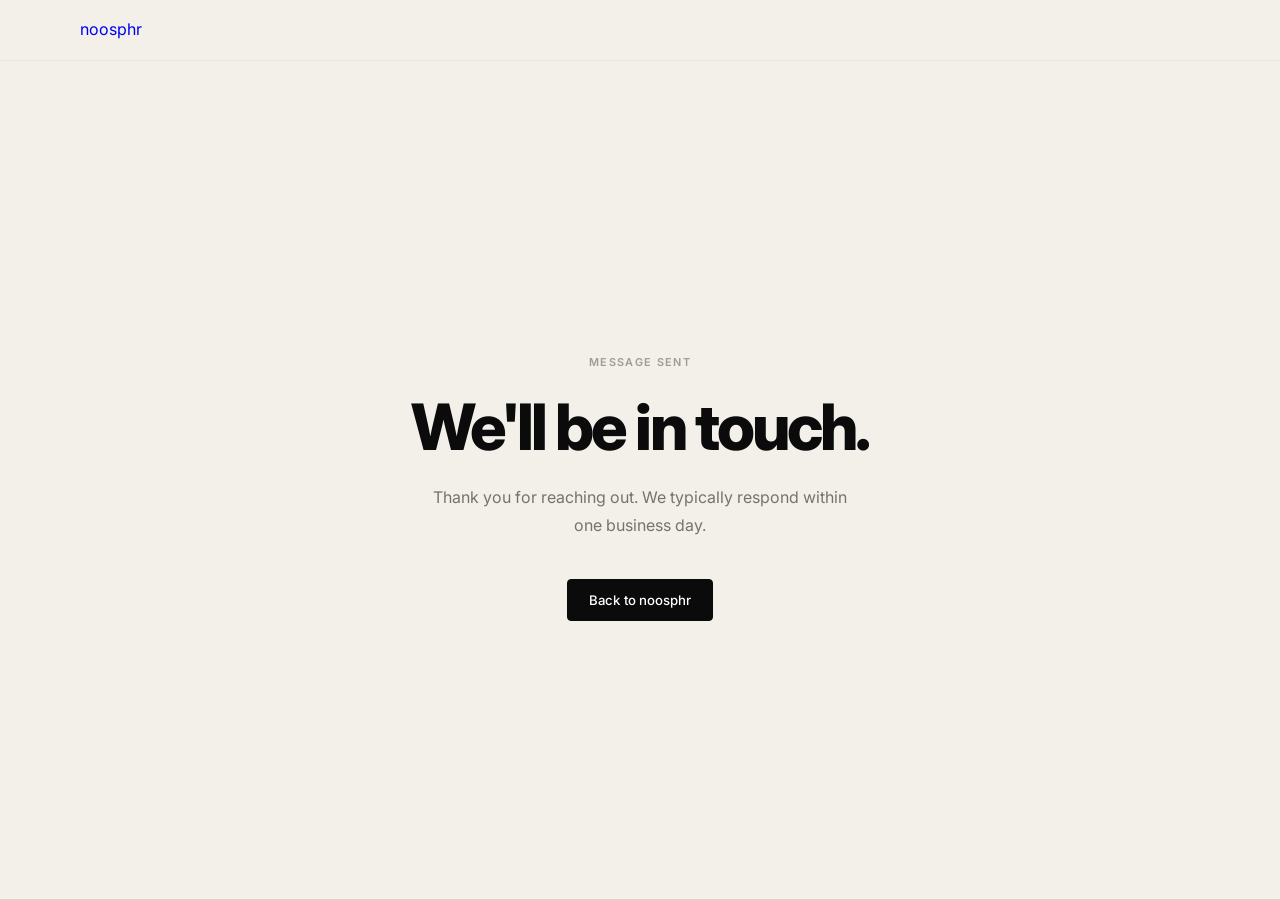
<file: thank-you.html>
<!DOCTYPE html>
<html lang="en">
<head>
  <meta charset="UTF-8" />
  <meta name="viewport" content="width=device-width, initial-scale=1.0" />
  <title>Message sent | noosphr</title>
  <meta name="robots" content="noindex, nofollow" />
  <link rel="preconnect" href="https://fonts.googleapis.com" />
  <link rel="preconnect" href="https://fonts.gstatic.com" crossorigin />
  <link href="https://fonts.googleapis.com/css2?family=Inter:ital,opsz,wght@0,14..32,400;0,14..32,600;0,14..32,800&display=swap" rel="stylesheet" />
  <link rel="stylesheet" href="styles.css" />
</head>
<body>

  <nav id="nav">
    <div class="nav-inner">
      <a href="/" class="nav-logo">noosphr</a>
    </div>
  </nav>

  <section id="hero" style="display:flex; align-items:center; min-height:100vh;">
    <div class="container" style="text-align:center; padding-top:0;">
      <span class="section-tag" style="display:block; margin-bottom:1.5rem;">Message sent</span>
      <h1 style="font-size:clamp(2.5rem,5vw,4.5rem); margin-bottom:1.5rem;">We'll be in touch.</h1>
      <p style="font-size:1rem; color:var(--muted); max-width:420px; margin:0 auto 2.5rem; line-height:1.75;">Thank you for reaching out. We typically respond within one business day.</p>
      <a href="/" class="btn btn-dark">Back to noosphr</a>
    </div>
  </section>

</body>
</html>
</file>
<file: styles.css>
*, *::before, *::after {
  box-sizing: border-box;
  margin: 0;
  padding: 0;
}

:root {
  --ink: #0B0B0B;
  --white: #FFFFFF;
  --off-white: #F3F0EA;
  --cream: #EAE6DE;
  --sand: #DDD9D1;
  --muted: #76726C;
  --light: #9E9A94;
  --border: #D8D4CC;
  --border-light: #E8E4DC;
  --font: 'Inter', sans-serif;
  --max-w: 1200px;
  --nav-h: 60px;
}

html { scroll-behavior: smooth; }

body {
  font-family: var(--font);
  font-size: 16px;
  line-height: 1.6;
  color: var(--ink);
  background: var(--white);
  -webkit-font-smoothing: antialiased;
}

.container {
  max-width: var(--max-w);
  margin: 0 auto;
  padding: 0 2.5rem;
}

/* ── NAV ── */
#nav {
  position: fixed;
  top: 0;
  left: 0;
  right: 0;
  z-index: 100;
  background: rgba(243, 240, 234, 0.94);
  backdrop-filter: blur(20px);
  border-bottom: 1px solid var(--border-light);
  transition: border-color 0.15s;
}

.nav-inner {
  max-width: var(--max-w);
  margin: 0 auto;
  padding: 0 2.5rem;
  height: var(--nav-h);
  display: flex;
  align-items: center;
  gap: 2.5rem;
}

.nav-logo {
  display: flex;
  align-items: center;
  text-decoration: none;
  flex-shrink: 0;
}

.nav-logo-img {
  display: block;
  height: 28px;
  width: auto;
}

.nav-links {
  display: flex;
  list-style: none;
  gap: 2rem;
  margin-left: auto;
}

.nav-links a {
  font-size: 0.825rem;
  font-weight: 400;
  color: var(--muted);
  text-decoration: none;
  transition: color 0.15s;
}

.nav-links a:hover { color: var(--ink); }

.nav-toggle {
  display: none;
  flex-direction: column;
  gap: 5px;
  background: none;
  border: none;
  cursor: pointer;
  padding: 4px;
  margin-left: auto;
}

.nav-toggle span {
  display: block;
  width: 22px;
  height: 1.5px;
  background: var(--ink);
  border-radius: 2px;
  transition: all 0.2s;
}

.nav-mobile {
  display: none;
  flex-direction: column;
  padding: 0.75rem 2.5rem 1.5rem;
  border-top: 1px solid var(--border-light);
  background: var(--off-white);
}

.nav-mobile a {
  font-size: 1rem;
  color: var(--ink);
  text-decoration: none;
  padding: 0.8rem 0;
  border-bottom: 1px solid var(--border-light);
}

.nav-mobile a:last-child { border-bottom: none; padding-top: 1.25rem; }
.nav-mobile.open { display: flex; }

/* ── BUTTONS ── */
.btn {
  display: inline-block;
  padding: 0.575rem 1.35rem;
  border-radius: 4px;
  font-size: 0.825rem;
  font-weight: 500;
  text-decoration: none;
  cursor: pointer;
  border: 1px solid transparent;
  transition: all 0.15s;
  white-space: nowrap;
  font-family: var(--font);
  letter-spacing: -0.01em;
}

.btn-dark {
  background: var(--ink);
  color: var(--white);
  border-color: var(--ink);
}

.btn-dark:hover { background: #1f1f1f; border-color: #1f1f1f; }

.btn-outline {
  background: transparent;
  color: var(--ink);
  border-color: var(--border);
}

.btn-outline:hover { border-color: var(--ink); }

.btn-light {
  background: var(--white);
  color: var(--ink);
  border-color: var(--white);
}

.btn-light:hover { background: var(--off-white); }

.btn-full { width: 100%; text-align: center; }

.text-link {
  color: var(--white);
  text-decoration: underline;
  text-underline-offset: 3px;
  font-size: 0.875rem;
  transition: opacity 0.15s;
}

.text-link:hover { opacity: 0.6; }

/* ── SECTION TAGS ── */
.section-tag {
  display: inline-block;
  font-size: 0.68rem;
  font-weight: 600;
  letter-spacing: 0.12em;
  text-transform: uppercase;
  color: var(--light);
  margin-bottom: 1.25rem;
}

.section-tag--light { color: rgba(255,255,255,0.35); }

/* ── HERO ── */
#hero {
  padding: calc(var(--nav-h) + 9rem) 0 8rem;
  border-bottom: 1px solid var(--border);
  background: var(--off-white);
  position: relative;
  overflow: hidden;
}

.hero-bg {
  position: absolute;
  inset: 0;
  z-index: 0;
  pointer-events: none;
}

.hero-bg img {
  width: 100%;
  height: 100%;
  object-fit: cover;
  object-position: center 60%;
  opacity: 0.18;
  display: block;
  mix-blend-mode: multiply;
}

#hero .container { position: relative; z-index: 1; }

.hero-brand-display {
  font-size: clamp(3.5rem, 8vw, 7rem);
  font-weight: 800;
  letter-spacing: -0.055em;
  line-height: 1;
  color: var(--ink);
  margin-bottom: 1.5rem;
}

.hero-meta { margin-bottom: 2.5rem; }

.hero-location {
  font-size: 0.72rem;
  font-weight: 500;
  letter-spacing: 0.1em;
  text-transform: uppercase;
  color: var(--light);
}

#hero h1 {
  font-size: clamp(3rem, 6.5vw, 6rem);
  font-weight: 800;
  letter-spacing: -0.045em;
  line-height: 1.0;
  color: var(--ink);
  margin-bottom: 3.5rem;
}

.hero-bottom {
  display: grid;
  grid-template-columns: 1fr 1fr;
  gap: 4rem;
  align-items: end;
  border-top: 1px solid var(--border);
  padding-top: 2.5rem;
}

.hero-sub {
  font-size: 0.975rem;
  color: var(--muted);
  line-height: 1.75;
  max-width: 480px;
}

.hero-actions {
  display: flex;
  gap: 0.75rem;
  justify-content: flex-end;
}

/* ── STATS ── */
#stats {
  padding: 4rem 0;
  border-bottom: 1px solid var(--border-light);
  background: var(--white);
}

.stats-grid {
  display: grid;
  grid-template-columns: repeat(4, 1fr);
  gap: 0;
}

.stat {
  display: flex;
  flex-direction: column;
  gap: 0.5rem;
  padding: 0 2.5rem 0 0;
  border-right: 1px solid var(--border-light);
}

.stat:first-child { padding-left: 0; }
.stat:last-child { border-right: none; padding-left: 2.5rem; }
.stat:nth-child(2), .stat:nth-child(3) { padding-left: 2.5rem; }

.stat-number {
  font-size: 2.75rem;
  font-weight: 800;
  letter-spacing: -0.05em;
  color: var(--ink);
  line-height: 1;
}

.stat-label {
  font-size: 0.76rem;
  color: var(--light);
  line-height: 1.4;
}

/* ── LOGO STRIP ── */
#logos {
  padding: 2.5rem 0;
  border-bottom: 1px solid var(--border-light);
  background: var(--white);
}

.logos-inner {
  display: flex;
  align-items: center;
  gap: 3rem;
}

.logos-label {
  font-size: 0.68rem;
  font-weight: 600;
  letter-spacing: 0.12em;
  text-transform: uppercase;
  color: var(--light);
  white-space: nowrap;
  flex-shrink: 0;
}

.logos-row {
  display: flex;
  align-items: center;
  gap: 2.5rem;
  flex-wrap: wrap;
}

.logo-img {
  height: 26px;
  width: auto;
  object-fit: contain;
  opacity: 0.45;
  filter: grayscale(100%);
  transition: opacity 0.2s;
}

.logo-img:hover { opacity: 0.75; }

/* ── ABOUT: THE PRACTICE ── */
#about {
  padding: 8rem 0;
  border-bottom: 1px solid var(--border-light);
  background: var(--white);
}

.about-header {
  margin-bottom: 4rem;
}

.about-header h2 {
  font-size: clamp(1.75rem, 3.5vw, 3rem);
  font-weight: 800;
  letter-spacing: -0.04em;
  line-height: 1.1;
  color: var(--ink);
}

.founders-grid {
  display: grid;
  grid-template-columns: 1fr 1fr;
  gap: 2px;
  background: var(--border-light);
  border: 1px solid var(--border-light);
  border-radius: 12px;
  overflow: hidden;
}

.founder-card {
  background: var(--white);
  display: flex;
  flex-direction: column;
}

.founder-card--placeholder {
  background: var(--off-white);
}

.founder-photo {
  width: 100%;
  aspect-ratio: 3/4;
  overflow: hidden;
  background: var(--cream);
}

.founder-photo img {
  width: 100%;
  height: 100%;
  object-fit: cover;
  object-position: center center;
  display: block;
}

.founder-photo--placeholder {
  display: flex;
  align-items: center;
  justify-content: center;
}

.founder-photo-placeholder {
  width: 80px;
  height: 80px;
  border-radius: 50%;
  border: 2px dashed var(--border);
  display: flex;
  align-items: center;
  justify-content: center;
}

.placeholder-initial {
  font-size: 2rem;
  font-weight: 300;
  color: var(--border);
}

.founder-body {
  padding: 2.5rem;
  display: flex;
  flex-direction: column;
  gap: 1.25rem;
  flex: 1;
}

.founder-title {
  display: flex;
  flex-direction: column;
  gap: 0.2rem;
}

.founder-name {
  font-size: 1.35rem;
  font-weight: 700;
  letter-spacing: -0.025em;
  color: var(--ink);
}

.founder-role {
  font-size: 0.78rem;
  font-weight: 500;
  letter-spacing: 0.06em;
  text-transform: uppercase;
  color: var(--light);
}

.founder-bio {
  font-size: 0.9rem;
  color: var(--muted);
  line-height: 1.75;
}

.founder-tags {
  list-style: none;
  display: grid;
  grid-template-columns: repeat(2, 1fr);
  gap: 0.4rem;
  padding-top: 0.5rem;
  border-top: 1px solid var(--border-light);
}

.founder-tags li {
  font-size: 0.72rem;
  font-weight: 500;
  color: var(--muted);
  background: var(--off-white);
  border: 1px solid var(--border-light);
  padding: 0.25rem 0.6rem;
  border-radius: 3px;
  text-align: center;
}

.founder-card--placeholder .founder-tags li {
  background: var(--cream);
  color: var(--light);
  border-color: var(--sand);
}

.founder-links {
  display: flex;
  gap: 1.5rem;
  align-items: center;
  margin-top: auto;
}

.social-icon-link {
  display: inline-flex;
  align-items: center;
  gap: 0.45rem;
  text-decoration: none;
  color: var(--ink);
  font-size: 0.8rem;
  font-weight: 500;
  opacity: 0.6;
  transition: opacity 0.15s;
}

.social-icon-link:hover { opacity: 1; }
.social-icon-link svg { flex-shrink: 0; }

.founder-placeholder-label {
  font-size: 0.75rem;
  font-weight: 500;
  letter-spacing: 0.06em;
  text-transform: uppercase;
  color: var(--border);
  margin-top: auto;
  padding-top: 1rem;
  border-top: 1px solid var(--sand);
}

/* ── SERVICES ── */
#services {
  padding: 8rem 0;
  border-bottom: 1px solid var(--border-light);
  background: var(--off-white);
}

.section-header { margin-bottom: 4rem; }

.section-header h2 {
  font-size: clamp(1.75rem, 3.5vw, 3rem);
  font-weight: 800;
  letter-spacing: -0.04em;
  line-height: 1.1;
  color: var(--ink);
  margin-bottom: 0.75rem;
}

.section-sub {
  font-size: 0.925rem;
  color: var(--muted);
  max-width: 420px;
  line-height: 1.7;
}

.services-grid {
  display: grid;
  grid-template-columns: repeat(2, 1fr);
  gap: 1.5px;
  background: var(--border-light);
  border: 1.5px solid var(--border-light);
  border-radius: 12px;
  overflow: hidden;
}

.service-card {
  background: var(--white);
  padding: 2.75rem;
  display: flex;
  flex-direction: column;
  gap: 1rem;
  transition: background 0.15s;
}

.service-card:hover { background: #FDFCFA; }

.service-num {
  font-size: 0.68rem;
  font-weight: 700;
  letter-spacing: 0.1em;
  color: var(--border);
}

.service-card h3 {
  font-size: 1.05rem;
  font-weight: 700;
  letter-spacing: -0.015em;
  color: var(--ink);
}

.service-card p {
  font-size: 0.875rem;
  color: var(--muted);
  line-height: 1.75;
}

.service-tags {
  list-style: none;
  display: flex;
  flex-wrap: wrap;
  gap: 0.4rem;
  margin-top: auto;
  padding-top: 0.75rem;
}

.service-tags li {
  font-size: 0.72rem;
  font-weight: 500;
  color: var(--muted);
  background: var(--off-white);
  border: 1px solid var(--border-light);
  padding: 0.2rem 0.65rem;
  border-radius: 3px;
}

/* ── TRUST & SAFETY ── */
#trust-safety {
  padding: 8rem 0;
  border-bottom: 1px solid var(--border);
}

.ts-questions {
  display: flex;
  flex-direction: column;
  margin: 3rem 0 4rem;
  border: 1px solid var(--border);
  border-radius: 4px;
  overflow: hidden;
}

.ts-question {
  padding: 1.5rem 2rem;
  border-left: 4px solid var(--ink);
  border-bottom: 1px solid var(--border);
}

.ts-question:last-child { border-bottom: none; }

.ts-question p {
  font-size: 1.05rem;
  font-weight: 500;
  color: var(--ink);
  margin: 0;
  line-height: 1.5;
}

.ts-sub-header { margin-bottom: 1.5rem; }

.ts-sub-label {
  font-size: 0.72rem;
  font-weight: 600;
  letter-spacing: 0.1em;
  text-transform: uppercase;
  color: var(--muted);
}

.ts-grid {
  display: grid;
  grid-template-columns: repeat(2, 1fr);
  gap: 1px;
  background: var(--border);
  border: 1px solid var(--border);
  margin-bottom: 3rem;
}

.ts-card {
  background: var(--off-white);
  padding: 2.5rem;
  display: flex;
  flex-direction: column;
  gap: 0.75rem;
}

.ts-num {
  font-size: 0.72rem;
  font-weight: 700;
  letter-spacing: 0.08em;
  color: var(--muted);
}

.ts-card h3 {
  font-size: 1rem;
  font-weight: 700;
  color: var(--ink);
  letter-spacing: -0.02em;
  margin: 0;
}

.ts-card p {
  font-size: 0.9rem;
  color: var(--muted);
  line-height: 1.65;
  margin: 0;
}

.ts-crisis {
  background: #0D0808;
  border-radius: 4px;
  margin-bottom: 3rem;
  overflow: hidden;
}

.ts-crisis-inner { padding: 3rem; }

.ts-crisis-label {
  display: block;
  font-size: 0.72rem;
  font-weight: 700;
  letter-spacing: 0.12em;
  text-transform: uppercase;
  color: rgba(255,255,255,0.5);
  margin-bottom: 1.25rem;
}

.ts-crisis h3 {
  font-size: clamp(1.5rem, 3vw, 2.25rem);
  font-weight: 800;
  color: #FFFFFF;
  letter-spacing: -0.04em;
  line-height: 1.15;
  margin-bottom: 2.5rem;
}

.ts-steps {
  display: flex;
  flex-direction: column;
  border-top: 1px solid rgba(255,255,255,0.08);
}

.ts-step {
  display: grid;
  grid-template-columns: 2.5rem 1fr;
  gap: 1.5rem;
  padding: 1.5rem 0;
  border-bottom: 1px solid rgba(255,255,255,0.08);
  align-items: start;
}

.ts-step-num {
  font-size: 0.72rem;
  font-weight: 700;
  color: rgba(255,255,255,0.4);
  letter-spacing: 0.08em;
  padding-top: 0.15rem;
}

.ts-step-body strong {
  display: block;
  font-size: 0.9rem;
  font-weight: 600;
  color: #FFFFFF;
  margin-bottom: 0.3rem;
}

.ts-step-body p {
  font-size: 0.875rem;
  color: rgba(255,255,255,0.5);
  line-height: 1.6;
  margin: 0;
}

.ts-capabilities {
  padding-top: 2.5rem;
  border-top: 1px solid var(--border-light);
}

.ts-cap-list {
  list-style: none;
  display: flex;
  flex-wrap: wrap;
  gap: 0.5rem;
}

.ts-cap-list li {
  font-size: 0.75rem;
  font-weight: 500;
  color: var(--muted);
  background: var(--cream);
  border: 1px solid var(--border-light);
  padding: 0.3rem 0.75rem;
  border-radius: 3px;
}

/* ── DEADLINE BANNER ── */
#deadline {
  padding: 7rem 0;
  background: var(--ink);
  color: var(--white);
}

.deadline-inner {
  display: grid;
  grid-template-columns: 1fr 1.5fr;
  gap: 7rem;
  align-items: start;
}

.deadline-label {
  display: block;
  font-size: 0.68rem;
  font-weight: 600;
  letter-spacing: 0.12em;
  text-transform: uppercase;
  color: rgba(255,255,255,0.3);
  margin-bottom: 1.25rem;
}

.deadline-inner h2 {
  font-size: clamp(1.5rem, 2.75vw, 2.25rem);
  font-weight: 800;
  letter-spacing: -0.035em;
  line-height: 1.15;
  color: var(--white);
}

.deadline-right p {
  font-size: 0.925rem;
  color: rgba(255,255,255,0.55);
  line-height: 1.85;
  margin-bottom: 2rem;
}

/* ── WORK / ENGAGEMENTS ── */
#work {
  padding: 8rem 0;
  border-bottom: 1px solid var(--border-light);
  background: var(--white);
}

.engagements-header { margin-bottom: 3rem; }

.eng-group {
  padding: 3rem 0;
  border-top: 1.5px solid var(--ink);
  display: grid;
  grid-template-columns: 200px 1fr;
  gap: 4rem;
  align-items: start;
}

.eng-group-label {
  font-size: 0.68rem;
  font-weight: 600;
  letter-spacing: 0.12em;
  text-transform: uppercase;
  color: var(--light);
  padding-top: 0.25rem;
}

.eng-list { display: flex; flex-direction: column; }

.eng-item {
  display: flex;
  flex-direction: column;
  gap: 0.35rem;
  padding: 1.25rem 0;
  border-bottom: 1px solid var(--border-light);
}

.eng-item:last-child { border-bottom: none; }

.eng-item-main {
  display: flex;
  align-items: center;
  justify-content: space-between;
  gap: 1rem;
}

.eng-company {
  display: flex;
  align-items: center;
  gap: 0.75rem;
}

.eng-logo {
  width: 26px;
  height: 26px;
  border-radius: 5px;
  object-fit: contain;
  border: 1px solid var(--border-light);
  background: var(--white);
  flex-shrink: 0;
}

.eng-logo-init {
  width: 26px;
  height: 26px;
  border-radius: 5px;
  border: 1px solid var(--border-light);
  background: var(--off-white);
  display: inline-flex;
  align-items: center;
  justify-content: center;
  font-size: 0.7rem;
  font-weight: 700;
  color: var(--muted);
  flex-shrink: 0;
}

.eng-name {
  font-size: 1.5rem;
  font-weight: 800;
  letter-spacing: -0.03em;
  color: var(--ink);
  line-height: 1;
}

.eng-tag {
  font-size: 0.68rem;
  font-weight: 600;
  letter-spacing: 0.1em;
  text-transform: uppercase;
  color: var(--light);
  flex-shrink: 0;
}

.eng-role {
  font-size: 0.85rem;
  color: var(--muted);
}

/* ── PROJECTS ── */
#projects {
  padding: 8rem 0;
  border-bottom: 1px solid var(--border-light);
  background: var(--off-white);
}

.projects-grid {
  display: grid;
  grid-template-columns: repeat(2, 1fr);
  gap: 1.5px;
  background: var(--border-light);
  border: 1.5px solid var(--border-light);
  border-radius: 12px;
  overflow: hidden;
  margin-top: 4rem;
}

.project-card {
  background: var(--white);
  padding: 2.5rem;
  display: flex;
  flex-direction: column;
  gap: 0.85rem;
  transition: background 0.15s;
}

.project-card:hover { background: #FDFCFA; }

.project-meta {
  display: flex;
  align-items: center;
  justify-content: space-between;
  gap: 1rem;
}

.project-cat {
  font-size: 0.68rem;
  font-weight: 600;
  letter-spacing: 0.1em;
  text-transform: uppercase;
  color: var(--light);
}

.project-gh {
  font-size: 0.75rem;
  font-weight: 500;
  color: var(--muted);
  text-decoration: none;
  white-space: nowrap;
  transition: color 0.15s;
  flex-shrink: 0;
}

.project-gh:hover { color: var(--ink); }

.project-name {
  font-size: 1.4rem;
  font-weight: 800;
  letter-spacing: -0.03em;
  color: var(--ink);
  line-height: 1;
}

.project-sub {
  font-size: 0.75rem;
  color: var(--light);
  margin-top: -0.25rem;
}

.project-desc {
  font-size: 0.875rem;
  color: var(--muted);
  line-height: 1.75;
  flex: 1;
}

.project-stack {
  list-style: none;
  display: flex;
  flex-wrap: wrap;
  gap: 0.4rem;
  margin-top: auto;
  padding-top: 0.75rem;
  border-top: 1px solid var(--border-light);
}

.project-stack li {
  font-size: 0.72rem;
  font-weight: 500;
  color: var(--muted);
  background: var(--off-white);
  border: 1px solid var(--border-light);
  padding: 0.2rem 0.65rem;
  border-radius: 3px;
}

/* ── SPEAKING & MEDIA ── */
#speaking {
  padding: 8rem 0;
  border-bottom: 1px solid var(--border-light);
  background: var(--off-white);
}

.speaking-photo {
  margin-bottom: 1.5px;
}

.speaking-photo img {
  width: 100%;
  max-height: 520px;
  object-fit: cover;
  object-position: center top;
  display: block;
  filter: grayscale(100%);
  border-radius: 8px;
}

.speaking-grid {
  display: grid;
  grid-template-columns: repeat(3, 1fr);
  gap: 1.5px;
  background: var(--border-light);
  border: 1.5px solid var(--border-light);
  border-radius: 12px;
  overflow: hidden;
  margin-top: 3rem;
}

.speaking-card {
  background: var(--white);
  padding: 2.5rem;
  display: flex;
  flex-direction: column;
  gap: 1rem;
  align-items: flex-start;
}

.speaking-card h3 {
  font-size: 1rem;
  font-weight: 700;
  letter-spacing: -0.015em;
  color: var(--ink);
}

.speaking-card p {
  font-size: 0.875rem;
  color: var(--muted);
  line-height: 1.75;
}

.speaking-link {
  display: inline-flex;
  align-items: center;
  gap: 0.4rem;
  font-size: 0.8rem;
  font-weight: 500;
  color: var(--ink);
  text-decoration: none;
  margin-top: auto;
  padding-top: 1rem;
  border-top: 1px solid var(--border-light);
  transition: opacity 0.15s;
  width: 100%;
}

.speaking-link:hover { opacity: 0.55; }

/* ── FAQ ── */
#faq {
  padding: 8rem 0;
  border-bottom: 1px solid var(--border-light);
  background: var(--white);
}

.faq-header {
  display: flex;
  align-items: flex-end;
  justify-content: space-between;
  gap: 2rem;
  margin-bottom: 3rem;
  padding-bottom: 2rem;
  border-bottom: 1.5px solid var(--ink);
}

.faq-header h2 {
  font-size: clamp(1.75rem, 3.5vw, 3rem);
  font-weight: 800;
  letter-spacing: -0.04em;
  line-height: 1.1;
  color: var(--ink);
  margin-top: 0.5rem;
}

.faq-header-right {
  flex-shrink: 0;
  padding-bottom: 0.2rem;
}

.faq-header-right p {
  font-size: 0.875rem;
  color: var(--muted);
}

.faq-header-right .text-link {
  color: var(--ink);
}

.faq-list { display: flex; flex-direction: column; }

.faq-item { border-bottom: 1px solid var(--border-light); }

.faq-question {
  width: 100%;
  display: flex;
  align-items: center;
  gap: 1.5rem;
  padding: 1.5rem 0;
  background: none;
  border: none;
  font-family: var(--font);
  font-size: 0.975rem;
  font-weight: 500;
  color: var(--ink);
  cursor: pointer;
  text-align: left;
  letter-spacing: -0.01em;
}

.faq-question:hover { color: var(--muted); }

.faq-num {
  font-size: 0.68rem;
  font-weight: 600;
  letter-spacing: 0.08em;
  color: var(--border);
  flex-shrink: 0;
  width: 1.5rem;
}

.faq-icon {
  font-size: 1.1rem;
  font-weight: 300;
  flex-shrink: 0;
  color: var(--light);
  transition: transform 0.2s;
  display: inline-block;
  line-height: 1;
  margin-left: auto;
}

.faq-answer {
  display: none;
  padding: 0 0 1.75rem 3rem;
}

.faq-answer p {
  font-size: 0.9rem;
  color: var(--muted);
  line-height: 1.85;
  max-width: 640px;
}

.faq-item.open .faq-icon { transform: rotate(45deg); }
.faq-item.open .faq-answer { display: block; }

/* ── CONTACT ── */
#contact {
  padding: 8rem 0;
  background: var(--ink);
  color: var(--white);
}

.contact-grid {
  display: grid;
  grid-template-columns: 1fr 1.15fr;
  gap: 6rem;
  align-items: start;
}

.contact-left h2 {
  font-size: clamp(1.75rem, 3.5vw, 3rem);
  font-weight: 800;
  letter-spacing: -0.04em;
  line-height: 1.1;
  color: var(--white);
  margin-bottom: 1rem;
}

.contact-left p {
  font-size: 0.9rem;
  color: rgba(255,255,255,0.45);
  line-height: 1.8;
  margin-bottom: 2rem;
}

address.contact-links { font-style: normal; }
.contact-links { display: flex; flex-direction: column; gap: 1rem; }

.contact-link {
  display: flex;
  align-items: center;
  gap: 0.85rem;
  font-size: 0.875rem;
  color: rgba(255,255,255,0.6);
  text-decoration: none;
  transition: color 0.15s;
}

.contact-link:hover { color: var(--white); }

.contact-link-icon {
  width: 34px;
  height: 34px;
  border: 1px solid rgba(255,255,255,0.1);
  border-radius: 5px;
  display: flex;
  align-items: center;
  justify-content: center;
  font-size: 0.8rem;
  flex-shrink: 0;
  color: rgba(255,255,255,0.6);
  transition: border-color 0.15s, color 0.15s;
}

.contact-link:hover .contact-link-icon {
  border-color: rgba(255,255,255,0.25);
  color: var(--white);
}

/* ── CONTACT FORM ── */
.contact-form { display: flex; flex-direction: column; gap: 1.25rem; }

.form-group { display: flex; flex-direction: column; gap: 0.4rem; }

.form-group label {
  font-size: 0.72rem;
  font-weight: 600;
  color: rgba(255,255,255,0.3);
  letter-spacing: 0.06em;
  text-transform: uppercase;
}

.form-group input,
.form-group textarea {
  background: rgba(255,255,255,0.04);
  border: 1px solid rgba(255,255,255,0.09);
  border-radius: 4px;
  padding: 0.8rem 1rem;
  font-family: var(--font);
  font-size: 0.9rem;
  color: var(--white);
  outline: none;
  transition: border-color 0.15s;
  resize: vertical;
}

.form-group input::placeholder,
.form-group textarea::placeholder { color: rgba(255,255,255,0.18); }

.form-group input:focus,
.form-group textarea:focus { border-color: rgba(255,255,255,0.28); }

/* ── FOOTER ── */
#footer {
  padding: 1.5rem 0;
  background: #060606;
  border-top: 1px solid rgba(255,255,255,0.04);
}

.footer-inner {
  display: flex;
  align-items: center;
  gap: 2rem;
  flex-wrap: wrap;
}

.footer-logo-icon {
  height: 20px;
  width: auto;
  opacity: 0.55;
}

.footer-location { font-size: 0.8rem; color: rgba(255,255,255,0.25); }
.footer-copy { font-size: 0.75rem; color: rgba(255,255,255,0.18); margin-left: auto; }

/* ── RESPONSIVE ── */
@media (max-width: 1024px) {
  .founders-grid { grid-template-columns: 1fr; }
  .founder-photo { aspect-ratio: 3/4; max-height: 480px; }
}

@media (max-width: 960px) {
  .hero-bottom { grid-template-columns: 1fr; gap: 2rem; }
  .hero-actions { justify-content: flex-start; }

  .stats-grid { grid-template-columns: repeat(2, 1fr); gap: 2.5rem 0; }
  .stat { border-right: none; padding: 0 !important; }
  .stat:nth-child(odd) { border-right: 1px solid var(--border-light); padding-right: 2.5rem !important; }
  .stat:nth-child(even) { padding-left: 2.5rem !important; }

  .deadline-inner,
  .contact-grid { grid-template-columns: 1fr; gap: 3rem; }

  .services-grid { grid-template-columns: 1fr; }

  .eng-group { grid-template-columns: 1fr; gap: 1.5rem; }

  .speaking-grid { grid-template-columns: 1fr; }
}

@media (max-width: 680px) {
  .container { padding: 0 1.25rem; }
  .nav-inner { padding: 0 1.25rem; }
  .nav-mobile { padding: 0.5rem 1.25rem 1.25rem; }
  .nav-links, .nav-inner > .btn { display: none; }
  .nav-toggle { display: flex; min-height: 44px; min-width: 44px; justify-content: center; align-items: center; }

  #hero { padding: calc(var(--nav-h) + 3.5rem) 0 4rem; }
  .hero-brand-display { font-size: 2.5rem; margin-bottom: 1rem; }
  .hero-meta { margin-bottom: 1.5rem; }
  #hero h1 { letter-spacing: -0.04em; margin-bottom: 2rem; }
  .hero-actions { flex-direction: column; gap: 0.6rem; }
  .hero-actions .btn { width: 100%; text-align: center; }

  .logos-inner { flex-direction: column; align-items: flex-start; gap: 1.25rem; }

  #about, #services, #work, #projects, #faq, #speaking { padding: 5rem 0; }
  .founder-photo { max-height: 300px; }
  .founder-tags { grid-template-columns: 1fr; }
  .projects-grid { grid-template-columns: 1fr; }
  #deadline, #contact { padding: 5rem 0; }

  .about-header h2,
  .section-header h2,
  .faq-header h2,
  .contact-left h2 { letter-spacing: -0.035em; }

  .faq-header { flex-direction: column; align-items: flex-start; gap: 0.75rem; padding-bottom: 1.5rem; }
  .faq-header-right { flex-shrink: unset; }

  .speaking-photo img { max-height: 240px; }
  .ts-grid { grid-template-columns: 1fr; }
  .ts-crisis-inner { padding: 2rem 1.5rem; }
  .ts-question { padding: 1.25rem 1.5rem; }

  .eng-name { font-size: 1.25rem; }

  .footer-copy { margin-left: 0; }
  .footer-inner { flex-direction: column; align-items: flex-start; gap: 0.35rem; }
}
</file>
